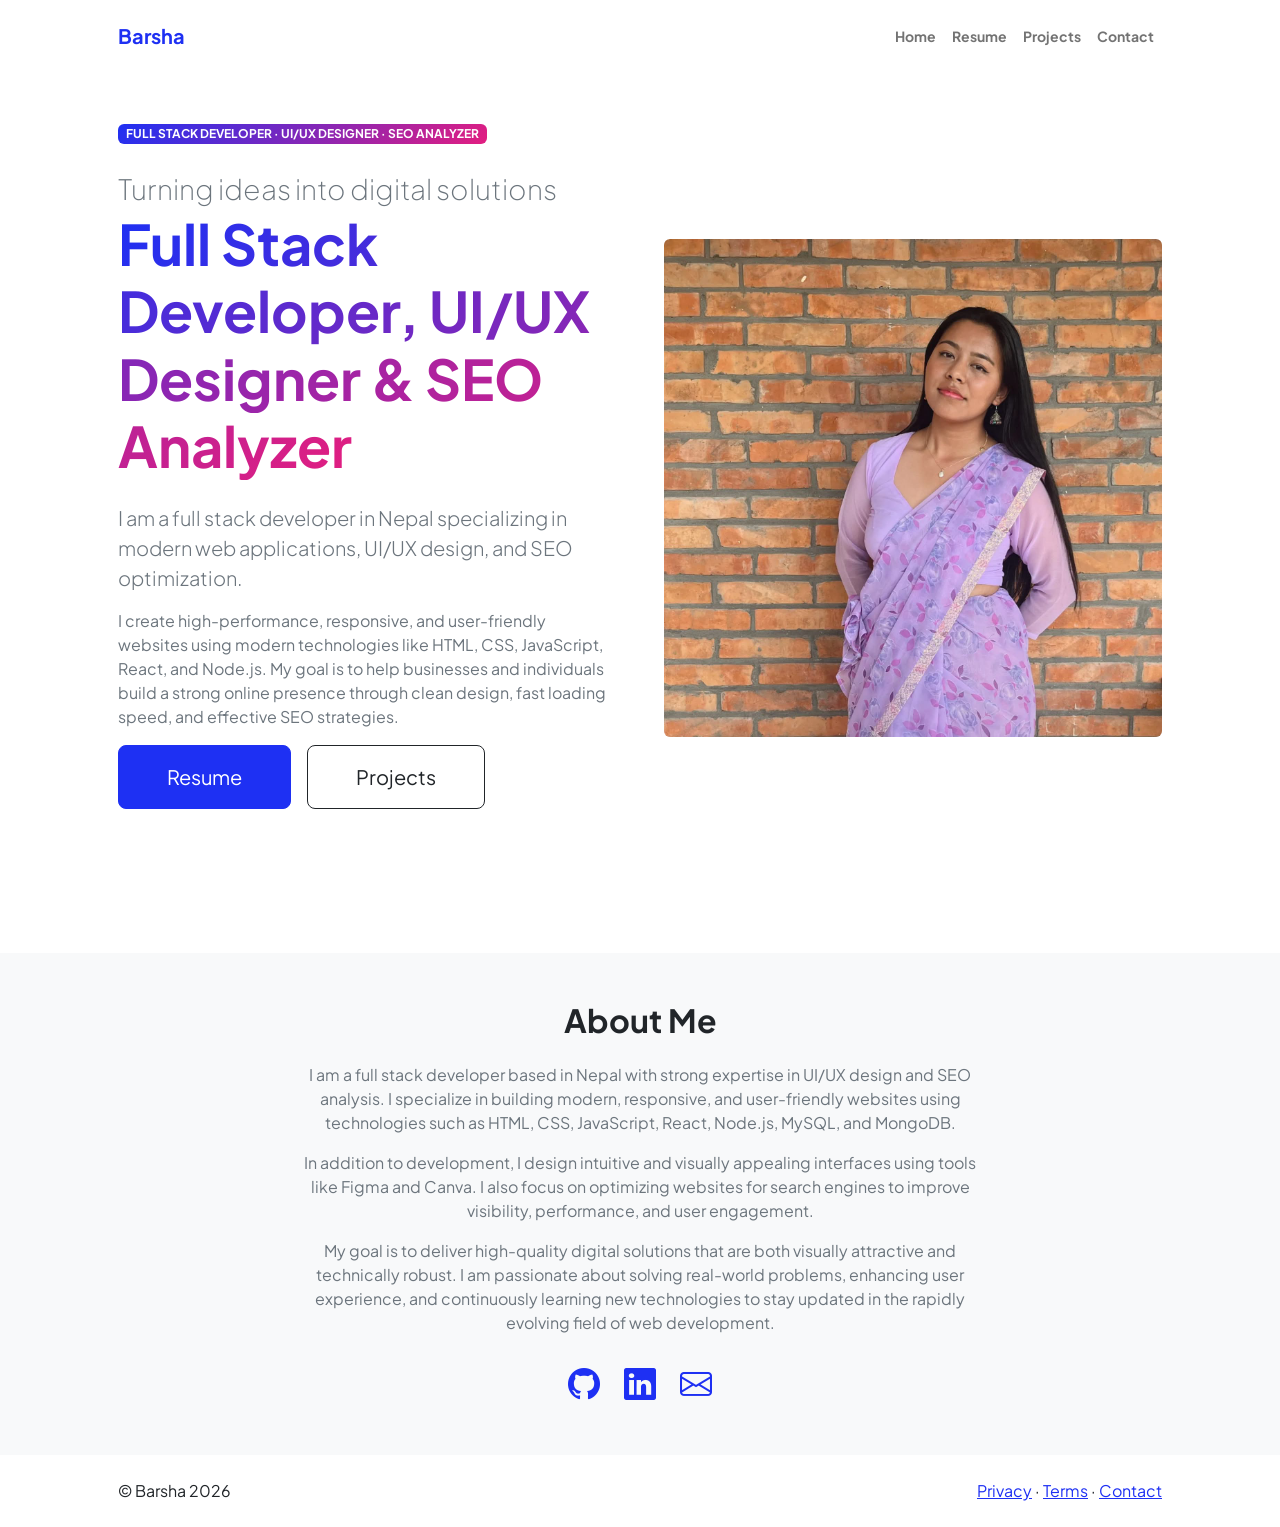
<file: index.html>
<!doctype html>
<html lang="en">
  <head>
    <!-- Google Tag Manager -->
<script>(function(w,d,s,l,i){w[l]=w[l]||[];w[l].push({'gtm.start':
new Date().getTime(),event:'gtm.js'});var f=d.getElementsByTagName(s)[0],
j=d.createElement(s),dl=l!='dataLayer'?'&l='+l:'';j.async=true;j.src=
'https://www.googletagmanager.com/gtm.js?id='+i+dl;f.parentNode.insertBefore(j,f);
})(window,document,'script','dataLayer','GTM-NGS2S9J9');</script>
<!-- End Google Tag Manager -->
    <meta charset="utf-8" />
    <meta name="viewport" content="width=device-width, initial-scale=1" />

    <!-- SEO -->
    <title>
      Barsha Gurung | Full Stack Developer, UI/UX Designer & SEO Analyzer
    </title>

    <meta
      name="description"
      content="Barsha Gurung is a full stack developer, UI/UX designer, and SEO analyzer in Nepal specializing in modern, responsive websites and web applications."
    />

    <meta
      name="keywords"
      content="Full Stack Developer Nepal, UI UX Designer Nepal, SEO Analyzer Nepal, Web Developer Nepal, Frontend Developer, Freelance Developer Nepal"
    />

    <meta name="robots" content="index, follow" />

    <link rel="canonical" href="https://barshagurung.com.np/" />

    <!-- Favicon-->
    <link rel="icon" type="image/x-icon" href="favicon.ico" />

    <!-- Fonts -->
    <link rel="preconnect" href="https://fonts.googleapis.com" />
    <link rel="preconnect" href="https://fonts.gstatic.com" crossorigin />
    <link
      href="https://fonts.googleapis.com/css2?family=Plus+Jakarta+Sans:wght@100;300;400;500;600;700;800;900&display=swap"
      rel="stylesheet"
    />

    <!-- Bootstrap -->
    <link
      href="https://cdn.jsdelivr.net/npm/bootstrap@5.2.3/dist/css/bootstrap.min.css"
      rel="stylesheet"
    />

    <link
      href="https://cdn.jsdelivr.net/npm/bootstrap-icons@1.8.1/font/bootstrap-icons.css"
      rel="stylesheet"
    />

    <link href="styles.css" rel="stylesheet" />
  </head>

  <body class="d-flex flex-column h-100">
    <!-- Google Tag Manager (noscript) -->
<noscript><iframe src="https://www.googletagmanager.com/ns.html?id=GTM-NGS2S9J9"
height="0" width="0" style="display:none;visibility:hidden"></iframe></noscript>
<!-- End Google Tag Manager (noscript) -->
    <!-- NAVBAR -->
    <nav class="navbar navbar-expand-lg navbar-light bg-white py-3">
      <div class="container px-3 px-md-5">
        <a class="navbar-brand" href="/">
          <span class="fw-bolder text-primary">Barsha</span>
        </a>

        <button
          class="navbar-toggler"
          data-bs-toggle="collapse"
          data-bs-target="#navbarSupportedContent"
          aria-label="Toggle navigation"
        >
          <span class="navbar-toggler-icon"></span>
        </button>

        <div class="collapse navbar-collapse" id="navbarSupportedContent">
          <ul
            class="navbar-nav ms-auto mb-2 mb-lg-0 small fw-bolder text-center text-lg-start"
          >
            <li class="nav-item">
              <a class="nav-link" href="/">Home</a>
            </li>
            <li class="nav-item">
              <a class="nav-link" href="resume.html">Resume</a>
            </li>
            <li class="nav-item">
              <a class="nav-link" href="projects.html">Projects</a>
            </li>
            <li class="nav-item">
              <a class="nav-link" href="contact.html">Contact</a>
            </li>
          </ul>
        </div>
      </div>
    </nav>

    <!-- HEADER -->
    <header class="py-5">
      <div class="container px-3 px-md-5 pb-5">
        <div class="row gx-5 align-items-center">
          <div class="col-12 col-lg-6 text-center text-lg-start mb-5">
            <div class="badge bg-gradient-primary-to-secondary text-white mb-4">
              <div class="text-uppercase">
                Full Stack Developer · UI/UX Designer · SEO Analyzer
              </div>
            </div>

            <div class="fs-3 fw-light text-muted">
              Turning ideas into digital solutions
            </div>

            <h1 class="display-4 display-md-3 fw-bolder mb-4">
              <span class="text-gradient d-inline">
                Full Stack Developer, UI/UX Designer & SEO Analyzer
              </span>
            </h1>

            <p class="lead text-muted">
              I am a full stack developer in Nepal specializing in modern web
              applications, UI/UX design, and SEO optimization.
            </p>

            <!-- ✅ Added SEO content -->
            <p class="text-muted">
              I create high-performance, responsive, and user-friendly websites
              using modern technologies like HTML, CSS, JavaScript, React, and
              Node.js. My goal is to help businesses and individuals build a
              strong online presence through clean design, fast loading speed,
              and effective SEO strategies.
            </p>

            <div
              class="d-grid gap-3 d-sm-flex justify-content-sm-center justify-content-lg-start"
            >
              <a class="btn btn-primary btn-lg px-5 py-3" href="resume.html"
                >Resume</a
              >
              <a
                class="btn btn-outline-dark btn-lg px-5 py-3"
                href="projects.html"
                >Projects</a
              >
            </div>
          </div>

          <div class="col-12 col-lg-6 text-center">
            <img
              src="profile.jpeg"
              class="img-fluid rounded"
              alt="Barsha Gurung Full Stack Developer UI UX Designer SEO Analyzer Nepal"
              width="500"
              height="500"
            />
          </div>
        </div>
      </div>
    </header>

    <!-- ABOUT -->
    <section class="bg-light py-5">
      <div class="container px-3 px-md-5">
        <div class="row justify-content-center">
          <div class="col-lg-8 text-center">
            <h2 class="fw-bolder mb-4">About Me</h2>
            <p class="text-muted">
              I am a full stack developer based in Nepal with strong expertise
              in UI/UX design and SEO analysis. I specialize in building modern,
              responsive, and user-friendly websites using technologies such as
              HTML, CSS, JavaScript, React, Node.js, MySQL, and MongoDB.
            </p>

            <p class="text-muted">
              In addition to development, I design intuitive and visually
              appealing interfaces using tools like Figma and Canva. I also
              focus on optimizing websites for search engines to improve
              visibility, performance, and user engagement.
            </p>

            <p class="text-muted">
              My goal is to deliver high-quality digital solutions that are both
              visually attractive and technically robust. I am passionate about
              solving real-world problems, enhancing user experience, and
              continuously learning new technologies to stay updated in the
              rapidly evolving field of web development.
            </p>

            <div class="d-flex justify-content-center fs-2 gap-4 mt-4">
              <a
                href="https://github.com/barsa74"
                target="_blank"
                aria-label="GitHub Profile"
              >
                <i class="bi bi-github"></i>
              </a>
              <a
                href="https://www.linkedin.com/in/barsha-gurung-69b211281/"
                target="_blank"
                aria-label="LinkedIn Profile"
              >
                <i class="bi bi-linkedin"></i>
              </a>
              <a href="mailto:bgurung8467@gmail.com" aria-label="Send Email">
                <i class="bi bi-envelope"></i>
              </a>
            </div>
          </div>
        </div>
      </div>
    </section>

    <!-- FOOTER -->
    <footer class="bg-white py-4 mt-auto">
      <div class="container px-3 px-md-5">
        <div class="d-flex justify-content-between flex-column flex-sm-row">
          <div>© Barsha 2026</div>
          <div>
            <a href="privacy.html">Privacy</a> ·
            <a href="terms.html">Terms</a> ·
            <a href="contact.html">Contact</a>
          </div>
        </div>
      </div>
    </footer>

    <!-- JS -->
    <script src="https://cdn.jsdelivr.net/npm/bootstrap@5.2.3/dist/js/bootstrap.bundle.min.js"></script>
  </body>
</html>
</file>
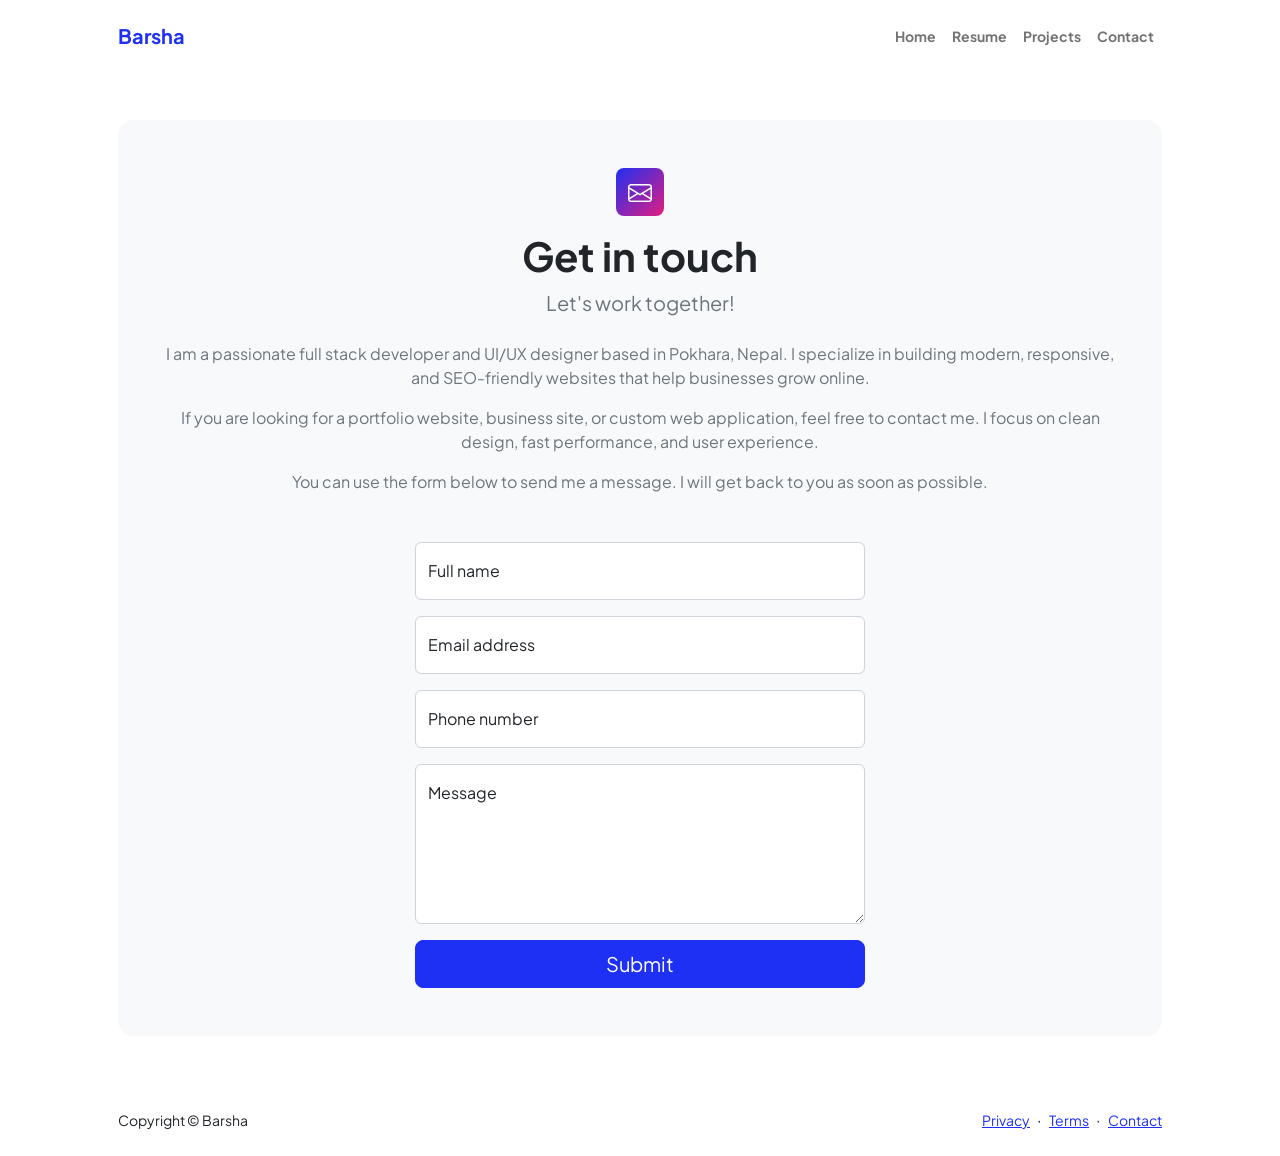
<file: contact.html>
<!doctype html>
<html lang="en">
  <head>
    <!-- Google Tag Manager -->
<script>(function(w,d,s,l,i){w[l]=w[l]||[];w[l].push({'gtm.start':
new Date().getTime(),event:'gtm.js'});var f=d.getElementsByTagName(s)[0],
j=d.createElement(s),dl=l!='dataLayer'?'&l='+l:'';j.async=true;j.src=
'https://www.googletagmanager.com/gtm.js?id='+i+dl;f.parentNode.insertBefore(j,f);
})(window,document,'script','dataLayer','GTM-NGS2S9J9');</script>
<!-- End Google Tag Manager -->
    <meta charset="utf-8" />
    <meta
      name="viewport"
      content="width=device-width, initial-scale=1, shrink-to-fit=no"
    />
    <link rel="canonical" href="https://barshagurung.com.np/contact.html" />
    <meta
      name="description"
      content="Contact Barsha Gurung for web development, UI/UX design, and SEO services in Pokhara, Nepal."
    />
    <meta name="author" content="Barsha" />
    <title>Contact Barsha Gurung | Full Stack Developer in Nepal</title>

    <!-- Open Graph / Facebook -->
    <meta property="og:title" content="Barsha Portfolio - Contact" />
    <meta property="og:description" content="Contact Barsha Gurung for web development, UI/UX design, and SEO services in Pokhara, Nepal." />
    <meta property="og:type" content="website" />
    <meta property="og:url" content="https://barshagurung.com.np/contact.html" />
    <meta property="og:image" content="https://barshagurung.com.np/assets/og-image.png" />

    <script
      type="text/javascript"
      charset="UTF-8"
      src="//cdn.cookie-script.com/s/ef7d25a4056b3e4a86f50390a30baa1f.js"
    ></script>

    <link rel="icon" type="image/x-icon" href="favicon.ico" />

    <link rel="preconnect" href="https://fonts.googleapis.com" />
    <link rel="preconnect" href="https://fonts.gstatic.com" crossorigin />

    <link
      href="https://fonts.googleapis.com/css2?family=Plus+Jakarta+Sans:wght@100;200;300;400;500;600;700;800;900&display=swap"
      rel="stylesheet"
    />

    <link
      href="https://cdn.jsdelivr.net/npm/bootstrap-icons@1.8.1/font/bootstrap-icons.css"
      rel="stylesheet"
    />

    <link href="styles.css" rel="stylesheet" />
  </head>

  <body class="d-flex flex-column">
  <!-- Google Tag Manager (noscript) -->
<noscript><iframe src="https://www.googletagmanager.com/ns.html?id=GTM-NGS2S9J9"
height="0" width="0" style="display:none;visibility:hidden"></iframe></noscript>
<!-- End Google Tag Manager (noscript) -->
    <main class="flex-shrink-0">

      <!-- Navigation -->
      <nav class="navbar navbar-expand-lg navbar-light bg-white py-3">
        <div class="container px-5">
          <a class="navbar-brand" href="index.html">
            <span class="fw-bolder text-primary">Barsha</span>
          </a>

          <button
            class="navbar-toggler"
            type="button"
            data-bs-toggle="collapse"
            data-bs-target="#navbarSupportedContent"
            aria-label="Toggle navigation"
          >
            <span class="navbar-toggler-icon"></span>
          </button>

          <div class="collapse navbar-collapse" id="navbarSupportedContent">
            <ul class="navbar-nav ms-auto mb-2 mb-lg-0 small fw-bolder">
              <li class="nav-item"><a class="nav-link" href="/">Home</a></li>
              <li class="nav-item"><a class="nav-link" href="resume.html">Resume</a></li>
              <li class="nav-item"><a class="nav-link" href="projects.html">Projects</a></li>
              <li class="nav-item"><a class="nav-link" href="contact.html">Contact</a></li>
            </ul>
          </div>
        </div>
      </nav>

      <!-- Page content -->
      <section class="py-5">
        <div class="container px-5">

          <div class="bg-light rounded-4 py-5 px-4 px-md-5">

            <div class="text-center mb-5">
              <div
                class="feature bg-primary bg-gradient-primary-to-secondary text-white rounded-3 mb-3"
              >
                <i class="bi bi-envelope"></i>
              </div>

              <h1 class="fw-bolder">Get in touch</h1>
              <p class="lead fw-normal text-muted mb-0">Let's work together!</p>

              <!-- ✅ SEO content -->
              <div class="mt-4 text-muted">
                <p>
                  I am a passionate full stack developer and UI/UX designer based in Pokhara, Nepal.
                  I specialize in building modern, responsive, and SEO-friendly websites that help
                  businesses grow online.
                </p>
                <p>
                  If you are looking for a portfolio website, business site, or custom web application,
                  feel free to contact me. I focus on clean design, fast performance, and user experience.
                </p>
                <p>
                  You can use the form below to send me a message. I will get back to you as soon as possible.
                </p>
              </div>
            </div>

            <div class="row gx-5 justify-content-center">
              <div class="col-lg-8 col-xl-6">

                <form id="contactForm" data-sb-form-api-token="API_TOKEN">

                  <div class="form-floating mb-3">
                    <input class="form-control" id="name" type="text" placeholder="Enter your name..." required />
                    <label for="name">Full name</label>
                  </div>

                  <div class="form-floating mb-3">
                    <input class="form-control" id="email" type="email" placeholder="name@example.com" required />
                    <label for="email">Email address</label>
                  </div>

                  <div class="form-floating mb-3">
                    <input class="form-control" id="phone" type="tel" placeholder="Phone number" required />
                    <label for="phone">Phone number</label>
                  </div>

                  <div class="form-floating mb-3">
                    <textarea
                      class="form-control"
                      id="message"
                      placeholder="Enter your message here..."
                      style="height: 10rem"
                      required
                    ></textarea>
                    <label for="message">Message</label>
                  </div>

                  <div class="d-grid">
                    <button class="btn btn-primary btn-lg" type="submit">
                      Submit
                    </button>
                  </div>

                </form>

              </div>
            </div>

          </div>
        </div>
      </section>

    </main>

    <!-- Footer -->
    <footer class="bg-white py-4 mt-auto">
      <div class="container px-5">
        <div class="row align-items-center justify-content-between flex-column flex-sm-row">
          <div class="col-auto">
            <div class="small m-0">Copyright &copy; Barsha</div>
          </div>

          <div class="col-auto">
            <a class="small" href="privacy.html">Privacy</a>
            <span class="mx-1">&middot;</span>
            <a class="small" href="terms.html">Terms</a>
            <span class="mx-1">&middot;</span>
            <a class="small" href="contact.html">Contact</a>
          </div>
        </div>
      </div>
    </footer>

    <script src="https://cdn.jsdelivr.net/npm/bootstrap@5.2.3/dist/js/bootstrap.bundle.min.js"></script>
    <script src="scripts.js"></script>

  </body>
</html>
</file>
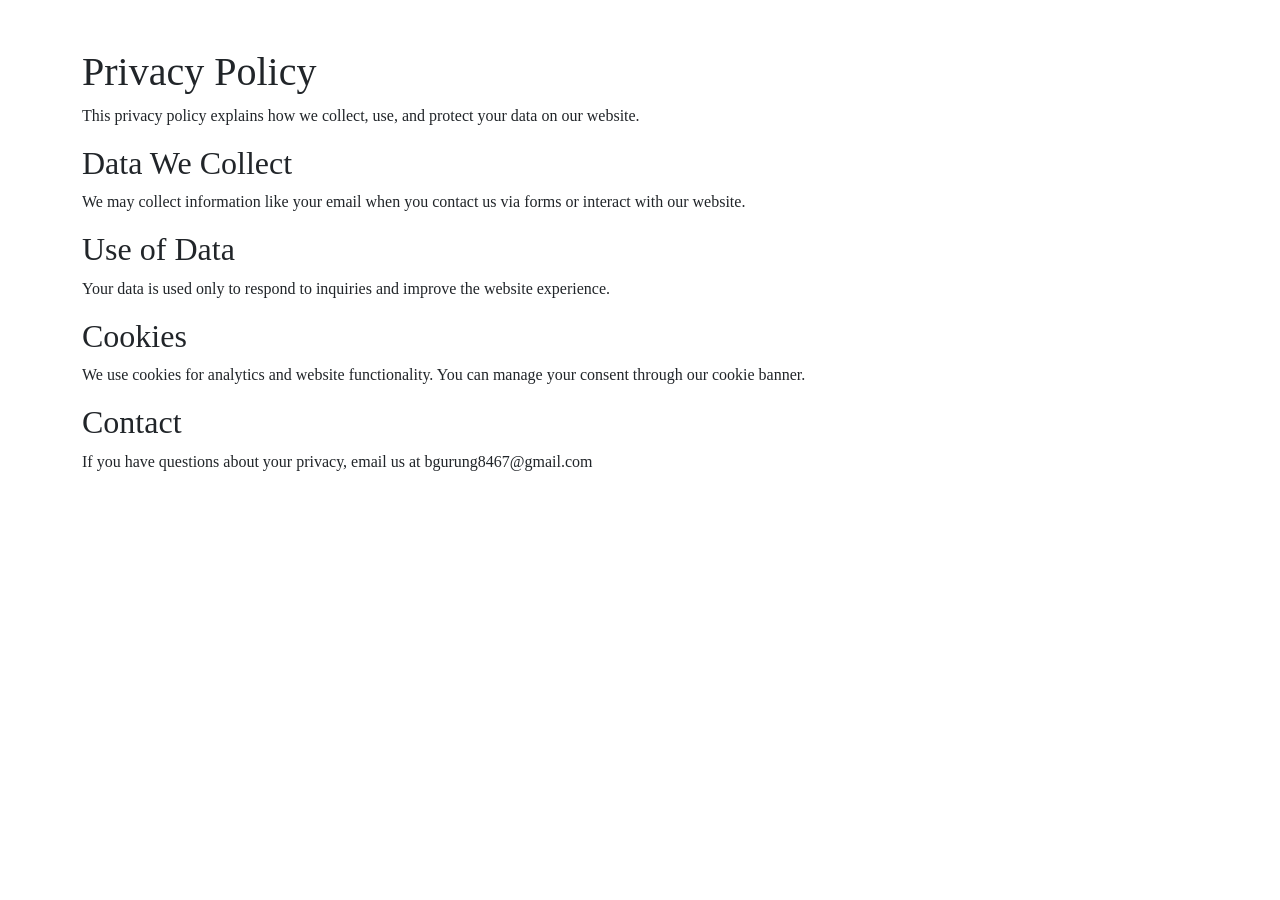
<file: privacy.html>
<!doctype html>
<html lang="en">
  <head>
    <meta charset="UTF-8" />
    <meta name="viewport" content="width=device-width, initial-scale=1.0" />
    <title>Privacy Policy</title>
    <link rel="stylesheet" href="styles.css" />
  </head>
  <body>
    <div class="container py-5">
      <h1>Privacy Policy</h1>
      <p>
        This privacy policy explains how we collect, use, and protect your data
        on our website.
      </p>

      <h2>Data We Collect</h2>
      <p>
        We may collect information like your email when you contact us via forms
        or interact with our website.
      </p>

      <h2>Use of Data</h2>
      <p>
        Your data is used only to respond to inquiries and improve the website
        experience.
      </p>

      <h2>Cookies</h2>
      <p>
        We use cookies for analytics and website functionality. You can manage
        your consent through our cookie banner.
      </p>

      <h2>Contact</h2>
      <p>
        If you have questions about your privacy, email us at
        bgurung8467@gmail.com
      </p>
    </div>
  </body>
</html>
</file>
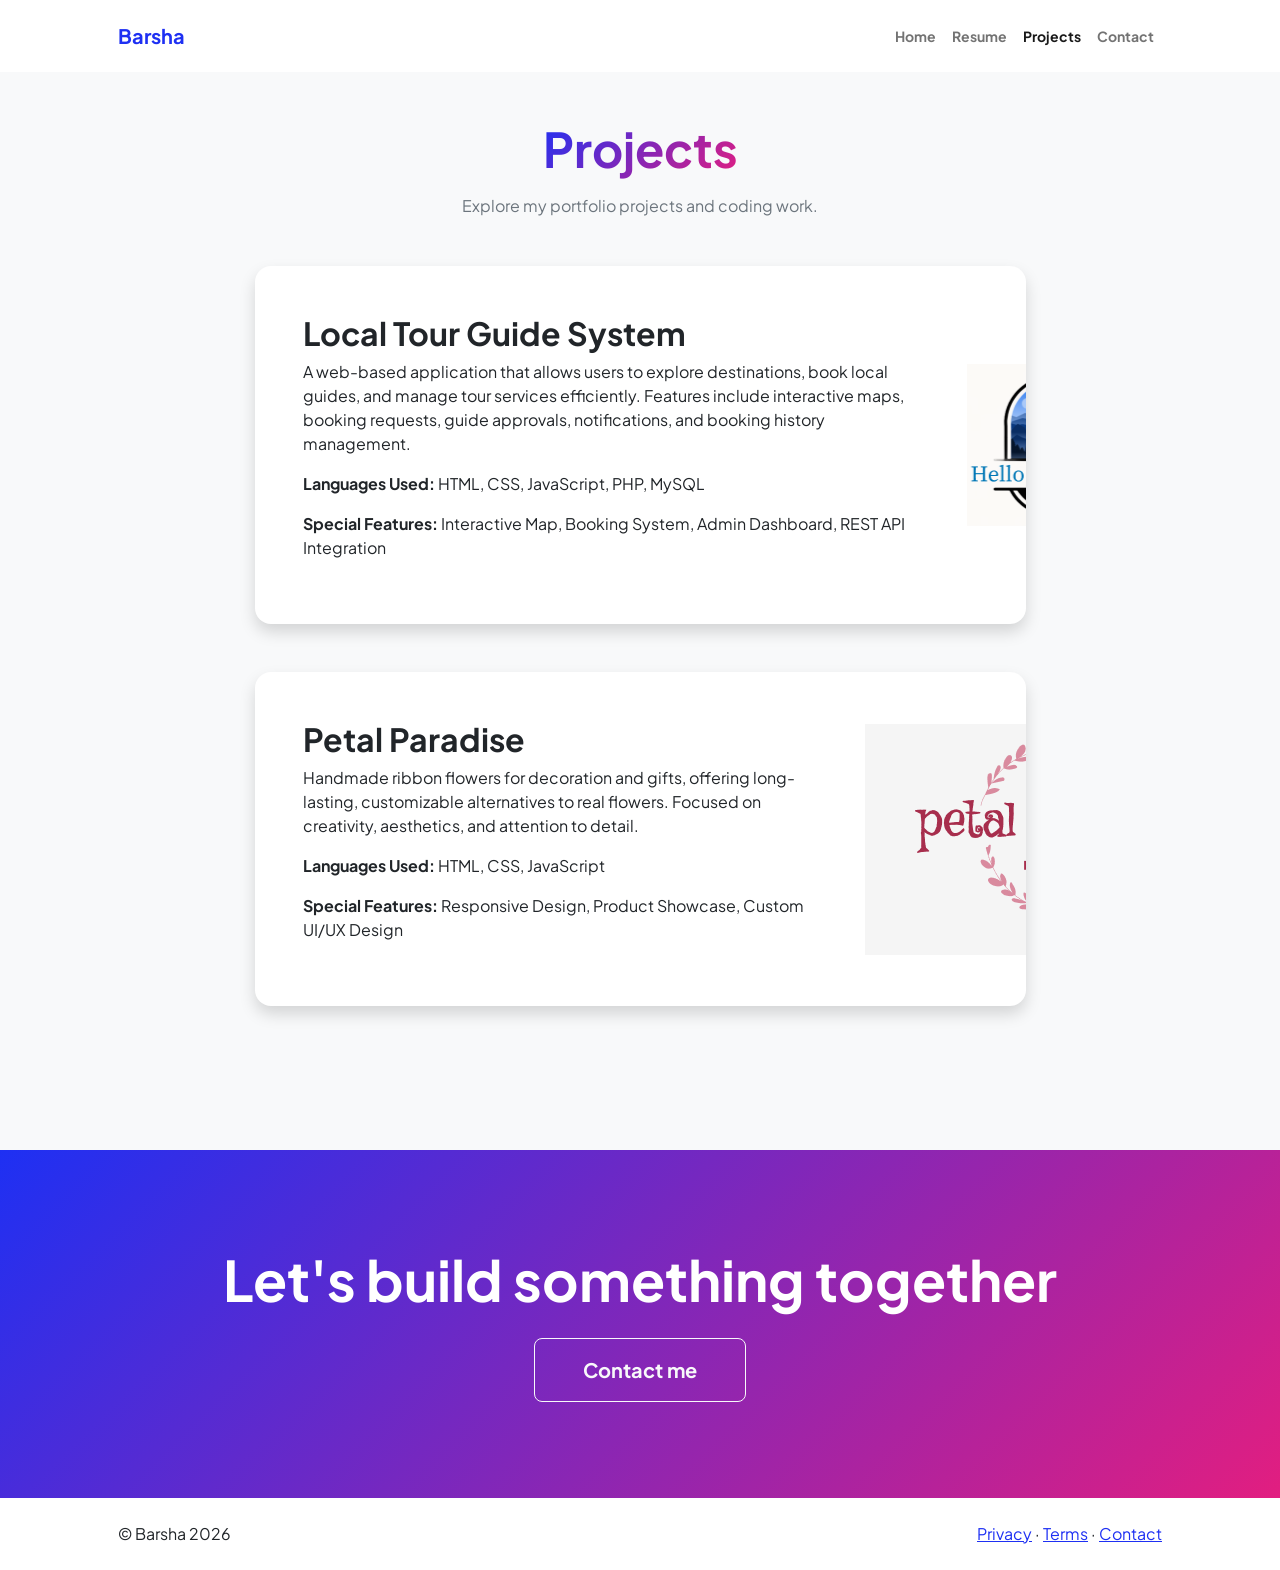
<file: projects.html>
<!doctype html>
<html lang="en">
  <head>
    <!-- Google Tag Manager -->
<script>(function(w,d,s,l,i){w[l]=w[l]||[];w[l].push({'gtm.start':
new Date().getTime(),event:'gtm.js'});var f=d.getElementsByTagName(s)[0],
j=d.createElement(s),dl=l!='dataLayer'?'&l='+l:'';j.async=true;j.src=
'https://www.googletagmanager.com/gtm.js?id='+i+dl;f.parentNode.insertBefore(j,f);
})(window,document,'script','dataLayer','GTM-NGS2S9J9');</script>
<!-- End Google Tag Manager -->
    <meta charset="utf-8" />
    <meta name="viewport" content="width=device-width, initial-scale=1, shrink-to-fit=no" />
    <link rel="canonical" href="https://barshagurung.com.np/projects.html" />
    <meta name="description" content="Portfolio projects of Barsha Gurung, Full Stack Developer, UI/UX Designer & SEO Analyzer. Explore Local Tour Guide System and Petal Paradise projects." />
    <meta name="author" content="Barsha Gurung" />
    <title>Barsha Portfolio - Projects</title>

    <!-- Favicon -->
    <link rel="icon" type="image/x-icon" href="favicon.ico" />

    <!-- Fonts -->
    <link rel="preconnect" href="https://fonts.googleapis.com" />
    <link rel="preconnect" href="https://fonts.gstatic.com" crossorigin />
    <link href="https://fonts.googleapis.com/css2?family=Plus+Jakarta+Sans:wght@100;200;300;400;500;600;700;800;900&display=swap" rel="stylesheet" />

    <!-- Bootstrap + Icons -->
    <link href="https://cdn.jsdelivr.net/npm/bootstrap@5.2.3/dist/css/bootstrap.min.css" rel="stylesheet" />
    <link href="https://cdn.jsdelivr.net/npm/bootstrap-icons@1.8.1/font/bootstrap-icons.css" rel="stylesheet" />

    <!-- Custom Styles -->
    <link href="styles.css" rel="stylesheet" />

    <!-- Hover effect CSS -->
    <style>
      .img-wrapper { position: relative; overflow: hidden; }
      .img-wrapper img { transition: transform 0.3s ease; }
      .img-overlay { position: absolute; top: 0; left: 0; width: 100%; height: 100%; background: rgba(0,0,0,0.6); display: flex; justify-content: center; align-items: center; opacity: 0; transition: 0.3s ease; }
      .img-overlay a { color: #fff; border: 2px solid #fff; padding: 8px 16px; text-decoration: none; border-radius: 5px; font-weight: bold; }
      .img-wrapper:hover img { transform: scale(1.1); }
      .img-wrapper:hover .img-overlay { opacity: 1; }
      @media (max-width: 768px) { .card-body .d-flex { flex-direction: column !important; text-align: center; } }
    </style>

  
  </head>

  <body class="d-flex flex-column h-100 bg-light">
    <!-- Google Tag Manager (noscript) -->
<noscript><iframe src="https://www.googletagmanager.com/ns.html?id=GTM-NGS2S9J9"
height="0" width="0" style="display:none;visibility:hidden"></iframe></noscript>
<!-- End Google Tag Manager (noscript) -->
    <main class="flex-shrink-0">
      <!-- Navbar -->
      <nav class="navbar navbar-expand-lg navbar-light bg-white py-3">
        <div class="container px-5">
          <a class="navbar-brand" href="index.html"><span class="fw-bolder text-primary">Barsha</span></a>
          <button class="navbar-toggler" type="button" data-bs-toggle="collapse" data-bs-target="#navbarSupportedContent">
            <span class="navbar-toggler-icon"></span>
          </button>
          <div class="collapse navbar-collapse" id="navbarSupportedContent">
            <ul class="navbar-nav ms-auto mb-2 mb-lg-0 small fw-bolder">
              <li class="nav-item"><a class="nav-link" href="/">Home</a></li>
              <li class="nav-item"><a class="nav-link" href="resume.html">Resume</a></li>
              <li class="nav-item"><a class="nav-link active" href="projects.html">Projects</a></li>
              <li class="nav-item"><a class="nav-link" href="contact.html">Contact</a></li>
            </ul>
          </div>
        </div>
      </nav>

      <!-- Projects Section -->
      <section class="py-5">
        <div class="container px-5 mb-5">
          <div class="text-center mb-5">
            <h1 class="display-5 fw-bolder mb-0"><span class="text-gradient d-inline">Projects</span></h1>
            <p class="text-muted mt-3">Explore my portfolio projects and coding work.</p>
          </div>

          <div class="row gx-5 justify-content-center">
            <div class="col-lg-11 col-xl-9 col-xxl-8">

              <!-- Project Card 1 -->
              <div class="card overflow-hidden shadow rounded-4 border-0 mb-5">
                <div class="card-body p-0">
                  <div class="d-flex align-items-center flex-column flex-md-row">
                    <div class="p-5">
                      <h2 class="fw-bolder">Local Tour Guide System</h2>
                      <p>
                        A web-based application that allows users to explore destinations, book local guides, and manage tour services efficiently.
                        Features include interactive maps, booking requests, guide approvals, notifications, and booking history management.
                      </p>

                      <!-- ✅ Added SEO content -->
                      <p><strong>Languages Used:</strong> HTML, CSS, JavaScript, PHP, MySQL</p>
                      <p><strong>Special Features:</strong> Interactive Map, Booking System, Admin Dashboard, REST API Integration</p>
                    </div>

                    <div class="img-wrapper">
                      <img src="local.png" alt="Local Tour Guide System web app with interactive map and booking system">
                      <div class="img-overlay">
                        <a href="https://github.com/jamunamagar123/localguide" target="_blank" rel="noopener noreferrer">View on GitHub</a>
                      </div>
                    </div>
                  </div>
                </div>
              </div>

              <!-- Project Card 2 -->
              <div class="card overflow-hidden shadow rounded-4 border-0 mb-5">
                <div class="card-body p-0">
                  <div class="d-flex align-items-center flex-column flex-md-row">
                    <div class="p-5">
                      <h2 class="fw-bolder">Petal Paradise</h2>
                      <p>
                        Handmade ribbon flowers for decoration and gifts, offering long-lasting, customizable alternatives to real flowers.
                        Focused on creativity, aesthetics, and attention to detail.
                      </p>

                      <!-- ✅ Added SEO content -->
                      <p><strong>Languages Used:</strong> HTML, CSS, JavaScript</p>
                      <p><strong>Special Features:</strong> Responsive Design, Product Showcase, Custom UI/UX Design</p>
                    </div>

                    <div class="img-wrapper">
                      <img src="petal.png" alt="Petal Paradise ribbon flowers product showcase">
                      <div class="img-overlay">
                        <a href="https://github.com/Barsha484" target="_blank" rel="noopener noreferrer">View on GitHub</a>
                      </div>
                    </div>
                  </div>
                </div>
              </div>

            </div>
          </div>
        </div>
      </section>

      <!-- CTA -->
      <section class="py-5 bg-gradient-primary-to-secondary text-white">
        <div class="container px-5 my-5 text-center">
          <h2 class="display-4 fw-bolder mb-4">Let's build something together</h2>
          <a class="btn btn-outline-light btn-lg px-5 py-3 fw-bolder" href="contact.html">Contact me</a>
        </div>
      </section>
    </main>

    <!-- Footer -->
    <footer class="bg-white py-4 mt-auto">
      <div class="container px-5">
        <div class="d-flex justify-content-between flex-column flex-sm-row">
          <div>© Barsha 2026</div>
          <div>
            <a href="privacy.html">Privacy</a> ·
            <a href="terms.html">Terms</a> ·
            <a href="contact.html">Contact</a>
          </div>
        </div>
      </div>
    </footer>

    <!-- JS -->
    <script src="https://cdn.jsdelivr.net/npm/bootstrap@5.2.3/dist/js/bootstrap.bundle.min.js"></script>
    <script src="scripts.js"></script>
  </body>
</html>
</file>
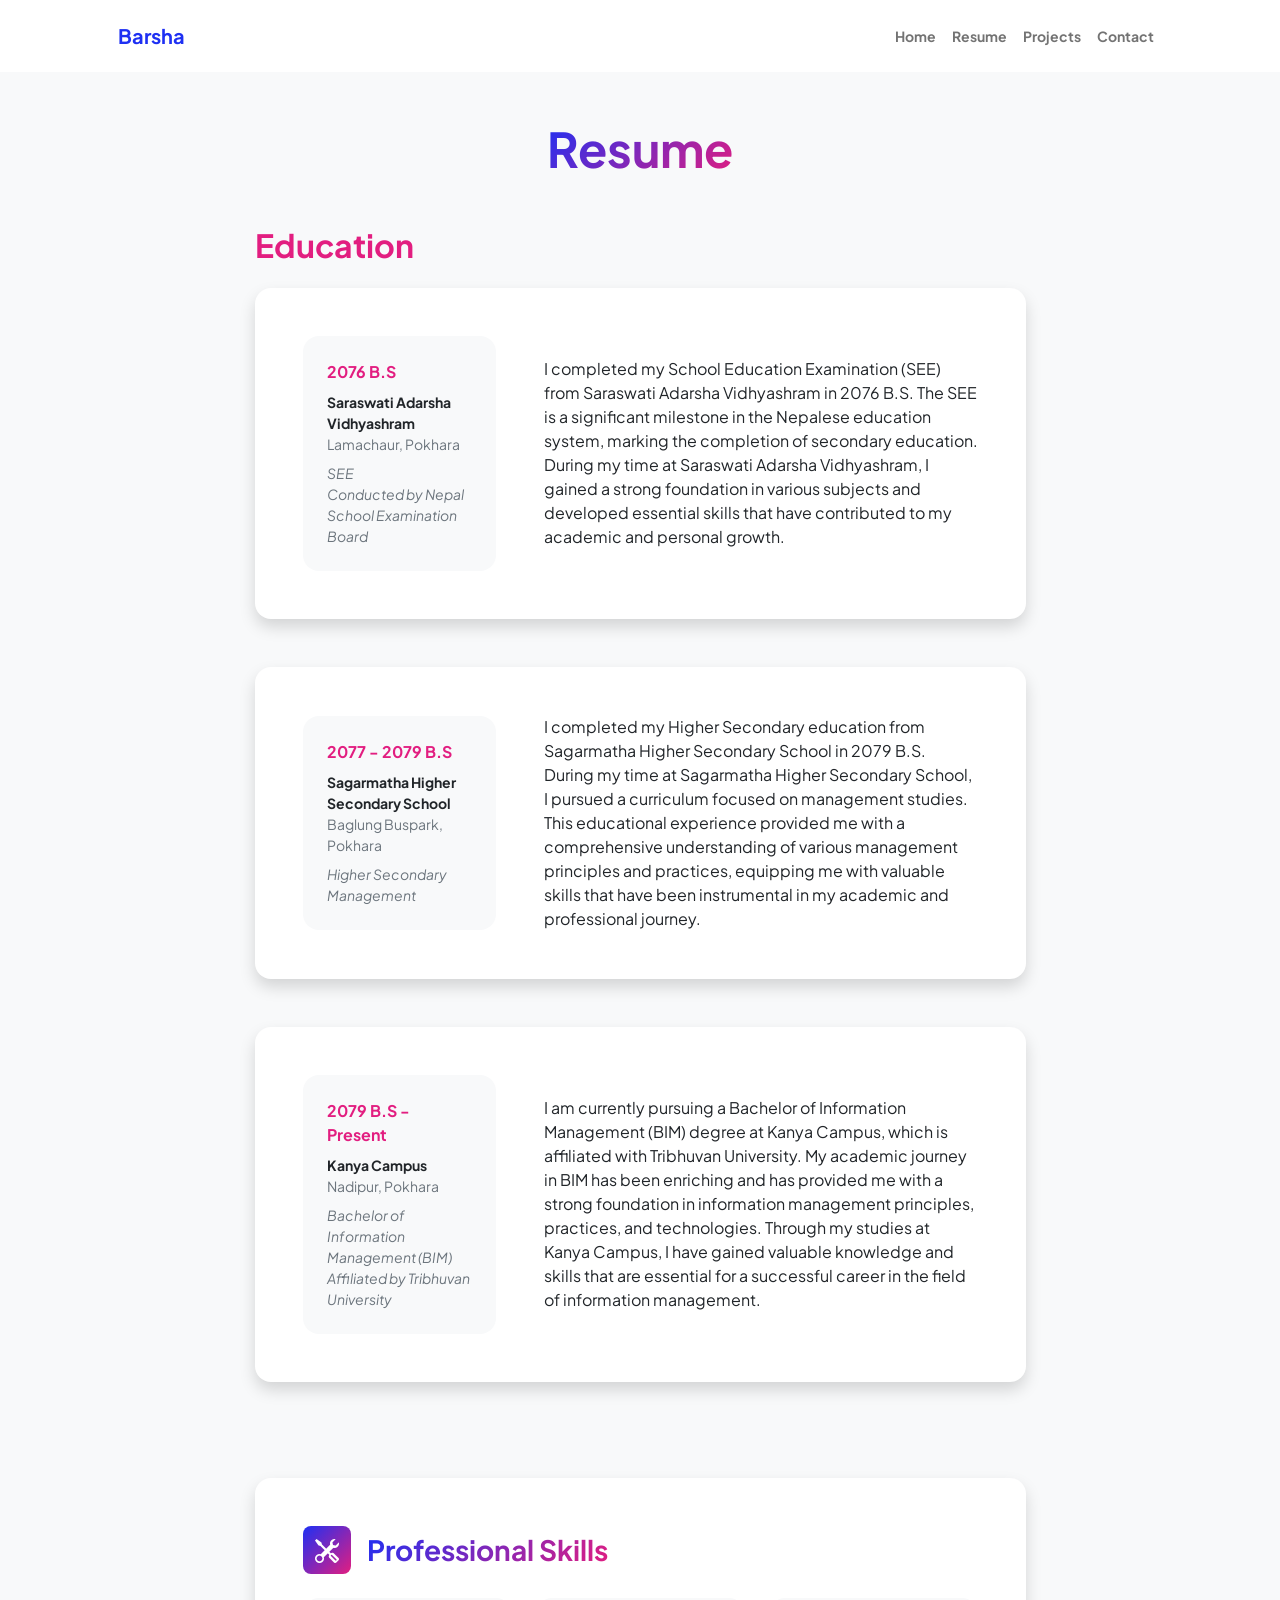
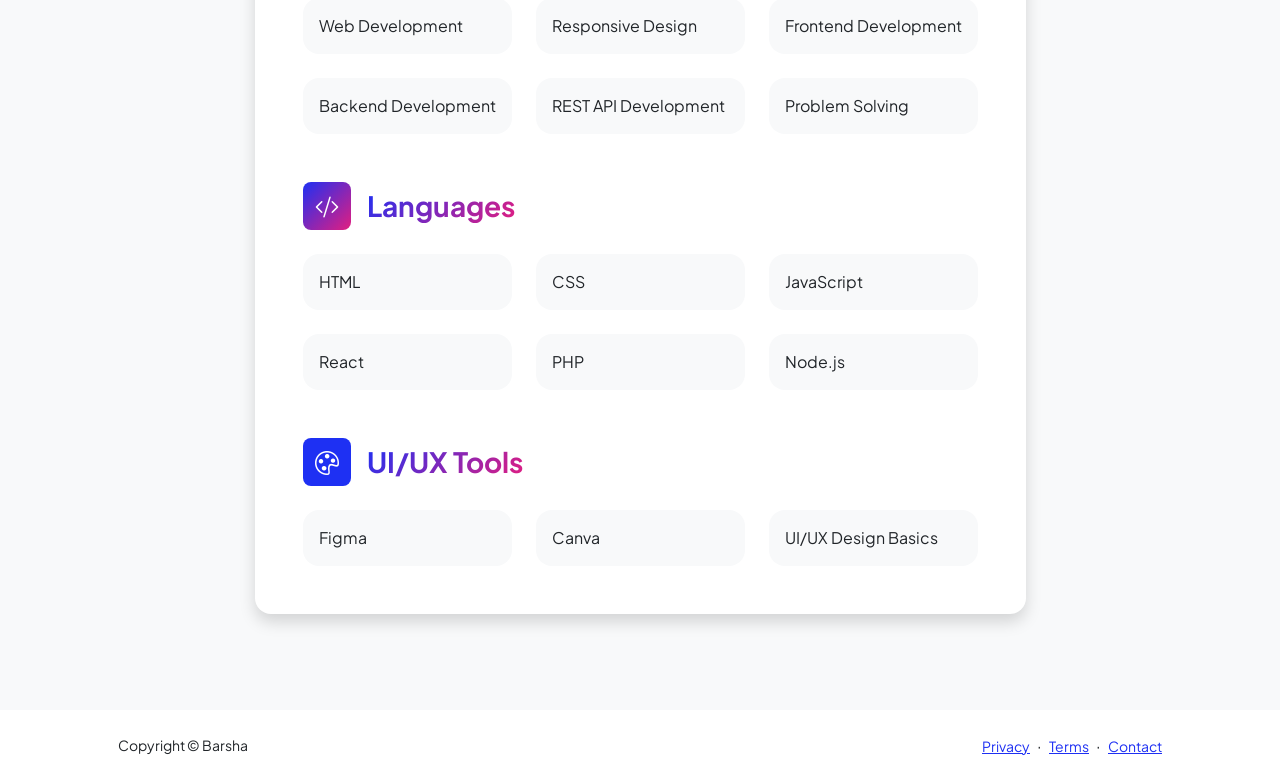
<file: resume.html>
<!doctype html>
<html lang="en">
  <head>
    <!-- Google Tag Manager -->
<script>(function(w,d,s,l,i){w[l]=w[l]||[];w[l].push({'gtm.start':
new Date().getTime(),event:'gtm.js'});var f=d.getElementsByTagName(s)[0],
j=d.createElement(s),dl=l!='dataLayer'?'&l='+l:'';j.async=true;j.src=
'https://www.googletagmanager.com/gtm.js?id='+i+dl;f.parentNode.insertBefore(j,f);
})(window,document,'script','dataLayer','GTM-NGS2S9J9');</script>
<!-- End Google Tag Manager -->
    <meta charset="utf-8" />
    <meta
      name="viewport"
      content="width=device-width, initial-scale=1, shrink-to-fit=no"
    />
    <meta name="keywords" content="Barsha Gurung, web developer Nepal, full stack developer, UI UX designer, PHP projects, JavaScript projects, MySQL projects, portfolio projects, Local Tour Guide System, Petal Paradise, frontend developer, backend developer, responsive web design">
    <meta
      name="description"
      content="Contact information for Barsha Portfolio"
    />
    <meta name="author" content="Barsha" />
    <title>Barsha Gurung Resume | Full Stack Developer in Nepal</title>
    <script
      type="text/javascript"
      charset="UTF-8"
      src="//cdn.cookie-script.com/s/ef7d25a4056b3e4a86f50390a30baa1f.js"
    ></script>
    <!-- Favicon-->
    <link rel="icon" type="image/x-icon" href="favicon.ico" />
    <!-- Custom Google font-->
    <link rel="preconnect" href="https://fonts.googleapis.com" />
    <link rel="preconnect" href="https://fonts.gstatic.com" crossorigin />
    <link
      href="https://fonts.googleapis.com/css2?family=Plus+Jakarta+Sans:wght@100;200;300;400;500;600;700;800;900&amp;display=swap"
      rel="stylesheet"
    />
    <!-- Bootstrap icons-->
    <link
      href="https://cdn.jsdelivr.net/npm/bootstrap-icons@1.8.1/font/bootstrap-icons.css"
      rel="stylesheet"
    />
    <!-- Core theme CSS (includes Bootstrap)-->
    <link href="styles.css" rel="stylesheet" />
  </head>
  <body class="d-flex flex-column h-100 bg-light">
    <!-- Google Tag Manager (noscript) -->
<noscript><iframe src="https://www.googletagmanager.com/ns.html?id=GTM-NGS2S9J9"
height="0" width="0" style="display:none;visibility:hidden"></iframe></noscript>
<!-- End Google Tag Manager (noscript) -->
    <main class="flex-shrink-0">
      <!-- Navigation-->
      <nav class="navbar navbar-expand-lg navbar-light bg-white py-3">
        <div class="container px-5">
          <a class="navbar-brand" href="index.html"
            ><span class="fw-bolder text-primary">Barsha</span></a
          >
          <button
            class="navbar-toggler"
            type="button"
            data-bs-toggle="collapse"
            data-bs-target="#navbarSupportedContent"
            aria-controls="navbarSupportedContent"
            aria-expanded="false"
            aria-label="Toggle navigation"
          >
            <span class="navbar-toggler-icon"></span>
          </button>
          <div class="collapse navbar-collapse" id="navbarSupportedContent">
            <ul class="navbar-nav ms-auto mb-2 mb-lg-0 small fw-bolder">
              <li class="nav-item">
                <a class="nav-link" href="/">Home</a>
              </li>
              <li class="nav-item">
                <a class="nav-link" href="resume.html">Resume</a>
              </li>
              <li class="nav-item">
                <a class="nav-link" href="projects.html">Projects</a>
              </li>
              <li class="nav-item">
                <a class="nav-link" href="contact.html">Contact</a>
              </li>
            </ul>
          </div>
        </div>
      </nav>
      <!-- Page Content-->
      <div class="container px-5 my-5">
        <div class="text-center mb-5">
          <h1 class="display-5 fw-bolder mb-0">
            <span class="text-gradient d-inline">Resume</span>
          </h1>
        </div>
        <div class="row gx-5 justify-content-center">
          <div class="col-lg-11 col-xl-9 col-xxl-8">
            <!-- Education Section-->
            <section>
              <h2 class="text-secondary fw-bolder mb-4">Education</h2>
              <!-- Education Card 1-->
              <div class="card shadow border-0 rounded-4 mb-5">
                <div class="card-body p-5">
                  <div class="row align-items-center gx-5">
                    <div class="col text-center text-lg-start mb-4 mb-lg-0">
                      <div class="bg-light p-4 rounded-4">
                        <div class="text-secondary fw-bolder mb-2">
                          2076 B.S
                        </div>
                        <div class="mb-2">
                          <div class="small fw-bolder">
                            Saraswati Adarsha Vidhyashram
                          </div>
                          <div class="small text-muted">Lamachaur, Pokhara</div>
                        </div>
                        <div class="fst-italic">
                          <div class="small text-muted">SEE</div>
                          <div class="small text-muted">
                            Conducted by Nepal School Examination Board
                          </div>
                        </div>
                      </div>
                    </div>
                    <div class="col-lg-8">
                      <div>
                        I completed my School Education Examination (SEE) from
                        Saraswati Adarsha Vidhyashram in 2076 B.S. The SEE is a
                        significant milestone in the Nepalese education system,
                        marking the completion of secondary education. During my
                        time at Saraswati Adarsha Vidhyashram, I gained a strong
                        foundation in various subjects and developed essential
                        skills that have contributed to my academic and personal
                        growth.
                      </div>
                    </div>
                  </div>
                </div>
              </div>
              <!-- Education Card 2-->
              <div class="card shadow border-0 rounded-4 mb-5">
                <div class="card-body p-5">
                  <div class="row align-items-center gx-5">
                    <div class="col text-center text-lg-start mb-4 mb-lg-0">
                      <div class="bg-light p-4 rounded-4">
                        <div class="text-secondary fw-bolder mb-2">
                          2077 - 2079 B.S
                        </div>
                        <div class="mb-2">
                          <div class="small fw-bolder">
                            Sagarmatha Higher Secondary School
                          </div>
                          <div class="small text-muted">
                            Baglung Buspark, Pokhara
                          </div>
                        </div>
                        <div class="fst-italic">
                          <div class="small text-muted">Higher Secondary</div>
                          <div class="small text-muted">Management</div>
                        </div>
                      </div>
                    </div>
                    <div class="col-lg-8">
                      <div>
                        I completed my Higher Secondary education from
                        Sagarmatha Higher Secondary School in 2079 B.S. During
                        my time at Sagarmatha Higher Secondary School, I pursued
                        a curriculum focused on management studies. This
                        educational experience provided me with a comprehensive
                        understanding of various management principles and
                        practices, equipping me with valuable skills that have
                        been instrumental in my academic and professional
                        journey.
                      </div>
                    </div>
                  </div>
                </div>
              </div>
              <!-- Education Card 3-->
              <div class="card shadow border-0 rounded-4 mb-5">
                <div class="card-body p-5">
                  <div class="row align-items-center gx-5">
                    <div class="col text-center text-lg-start mb-4 mb-lg-0">
                      <div class="bg-light p-4 rounded-4">
                        <div class="text-secondary fw-bolder mb-2">
                          2079 B.S - Present
                        </div>
                        <div class="mb-2">
                          <div class="small fw-bolder">Kanya Campus</div>
                          <div class="small text-muted">Nadipur, Pokhara</div>
                        </div>
                        <div class="fst-italic">
                          <div class="small text-muted">
                            Bachelor of Information Management (BIM)
                          </div>
                          <div class="small text-muted">
                            Affiliated by Tribhuvan University
                          </div>
                        </div>
                      </div>
                    </div>
                    <div class="col-lg-8">
                      <div>
                        I am currently pursuing a Bachelor of Information
                        Management (BIM) degree at Kanya Campus, which is
                        affiliated with Tribhuvan University. My academic
                        journey in BIM has been enriching and has provided me
                        with a strong foundation in information management
                        principles, practices, and technologies. Through my
                        studies at Kanya Campus, I have gained valuable
                        knowledge and skills that are essential for a successful
                        career in the field of information management.
                      </div>
                    </div>
                  </div>
                </div>
              </div>
            </section>
            <!-- Divider-->
            <div class="pb-5"></div>
            <!-- Skills Section-->
            <section>
              <!-- Skillset Card-->
              <div class="card shadow border-0 rounded-4 mb-5">
                <div class="card-body p-5">
                  <!-- Professional skills list-->
                  <div class="mb-5">
                    <div class="d-flex align-items-center mb-4">
                      <div
                        class="feature bg-primary bg-gradient-primary-to-secondary text-white rounded-3 me-3"
                      >
                        <i class="bi bi-tools"></i>
                      </div>
                      <h3 class="fw-bolder mb-0">
                        <span class="text-gradient d-inline"
                          >Professional Skills</span
                        >
                      </h3>
                    </div>
                    <div class="row row-cols-1 row-cols-md-3 mb-4">
                      <div class="col mb-4 mb-md-0">
                        <div
                          class="d-flex align-items-center bg-light rounded-4 p-3 h-100"
                        >
                          Web Development
                        </div>
                      </div>
                      <div class="col mb-4 mb-md-0">
                        <div
                          class="d-flex align-items-center bg-light rounded-4 p-3 h-100"
                        >
                          Responsive Design
                        </div>
                      </div>
                      <div class="col">
                        <div
                          class="d-flex align-items-center bg-light rounded-4 p-3 h-100"
                        >
                          Frontend Development
                        </div>
                      </div>
                    </div>

                    <div class="row row-cols-1 row-cols-md-3">
                      <div class="col mb-4 mb-md-0">
                        <div
                          class="d-flex align-items-center bg-light rounded-4 p-3 h-100"
                        >
                          Backend Development
                        </div>
                      </div>
                      <div class="col mb-4 mb-md-0">
                        <div
                          class="d-flex align-items-center bg-light rounded-4 p-3 h-100"
                        >
                          REST API Development
                        </div>
                      </div>
                      <div class="col">
                        <div
                          class="d-flex align-items-center bg-light rounded-4 p-3 h-100"
                        >
                          Problem Solving
                        </div>
                      </div>
                    </div>
                  </div>
                  <!-- Languages list-->
                  <div class="mb-0">
                    <div class="d-flex align-items-center mb-4">
                      <div
                        class="feature bg-primary bg-gradient-primary-to-secondary text-white rounded-3 me-3"
                      >
                        <i class="bi bi-code-slash"></i>
                      </div>
                      <h3 class="fw-bolder mb-0">
                        <span class="text-gradient d-inline">Languages</span>
                      </h3>
                    </div>
                    <div class="row row-cols-1 row-cols-md-3 mb-4">
                      <div class="col mb-4 mb-md-0">
                        <div
                          class="d-flex align-items-center bg-light rounded-4 p-3 h-100"
                        >
                          HTML
                        </div>
                      </div>
                      <div class="col mb-4 mb-md-0">
                        <div
                          class="d-flex align-items-center bg-light rounded-4 p-3 h-100"
                        >
                          CSS
                        </div>
                      </div>
                      <div class="col">
                        <div
                          class="d-flex align-items-center bg-light rounded-4 p-3 h-100"
                        >
                          JavaScript
                        </div>
                      </div>
                    </div>
                    <div class="row row-cols-1 row-cols-md-3">
                      <div class="col mb-4 mb-md-0">
                        <div
                          class="d-flex align-items-center bg-light rounded-4 p-3 h-100"
                        >
                          React
                        </div>
                      </div>
                      <div class="col mb-4 mb-md-0">
                        <div
                          class="d-flex align-items-center bg-light rounded-4 p-3 h-100"
                        >
                          PHP
                        </div>
                      </div>
                      <div class="col">
                        <div
                          class="d-flex align-items-center bg-light rounded-4 p-3 h-100"
                        >
                          Node.js
                        </div>
                      </div>
                    </div>
                  </div>
                  <!-- UI/UX Tools -->
                  <div class="mt-5">
                    <div class="d-flex align-items-center mb-4">
                      <div class="feature bg-primary text-white rounded-3 me-3">
                        <i class="bi bi-palette"></i>
                      </div>
                      <h3 class="fw-bolder mb-0">
                        <span class="text-gradient d-inline">UI/UX Tools</span>
                      </h3>
                    </div>

                    <div class="row row-cols-1 row-cols-md-3">
                      <div class="col mb-4 mb-md-0">
                        <div
                          class="d-flex align-items-center bg-light rounded-4 p-3 h-100"
                        >
                          Figma
                        </div>
                      </div>
                      <div class="col mb-4 mb-md-0">
                        <div
                          class="d-flex align-items-center bg-light rounded-4 p-3 h-100"
                        >
                          Canva
                        </div>
                      </div>
                      <div class="col">
                        <div
                          class="d-flex align-items-center bg-light rounded-4 p-3 h-100"
                        >
                          UI/UX Design Basics
                        </div>
                      </div>
                    </div>
                  </div>
                </div>
              </div>
            </section>
          </div>
        </div>
      </div>
    </main>
    <!-- Footer-->
    <footer class="bg-white py-4 mt-auto">
      <div class="container px-5">
        <div
          class="row align-items-center justify-content-between flex-column flex-sm-row"
        >
          <div class="col-auto">
            <div class="small m-0">Copyright &copy; Barsha</div>
          </div>
          <div class="col-auto">
            <a class="small" href="privacy.html">Privacy</a>
            <span class="mx-1">&middot;</span>
            <a class="small" href="terms.html">Terms</a>
            <span class="mx-1">&middot;</span>
            <a class="small" href="contact.html">Contact</a>
          </div>
        </div>
      </div>
    </footer>
    <!-- Bootstrap core JS-->
    <script src="https://cdn.jsdelivr.net/npm/bootstrap@5.2.3/dist/js/bootstrap.bundle.min.js"></script>
    <!-- Core theme JS-->
    <script src="scripts.js"></script>
  </body>
</html>
</file>
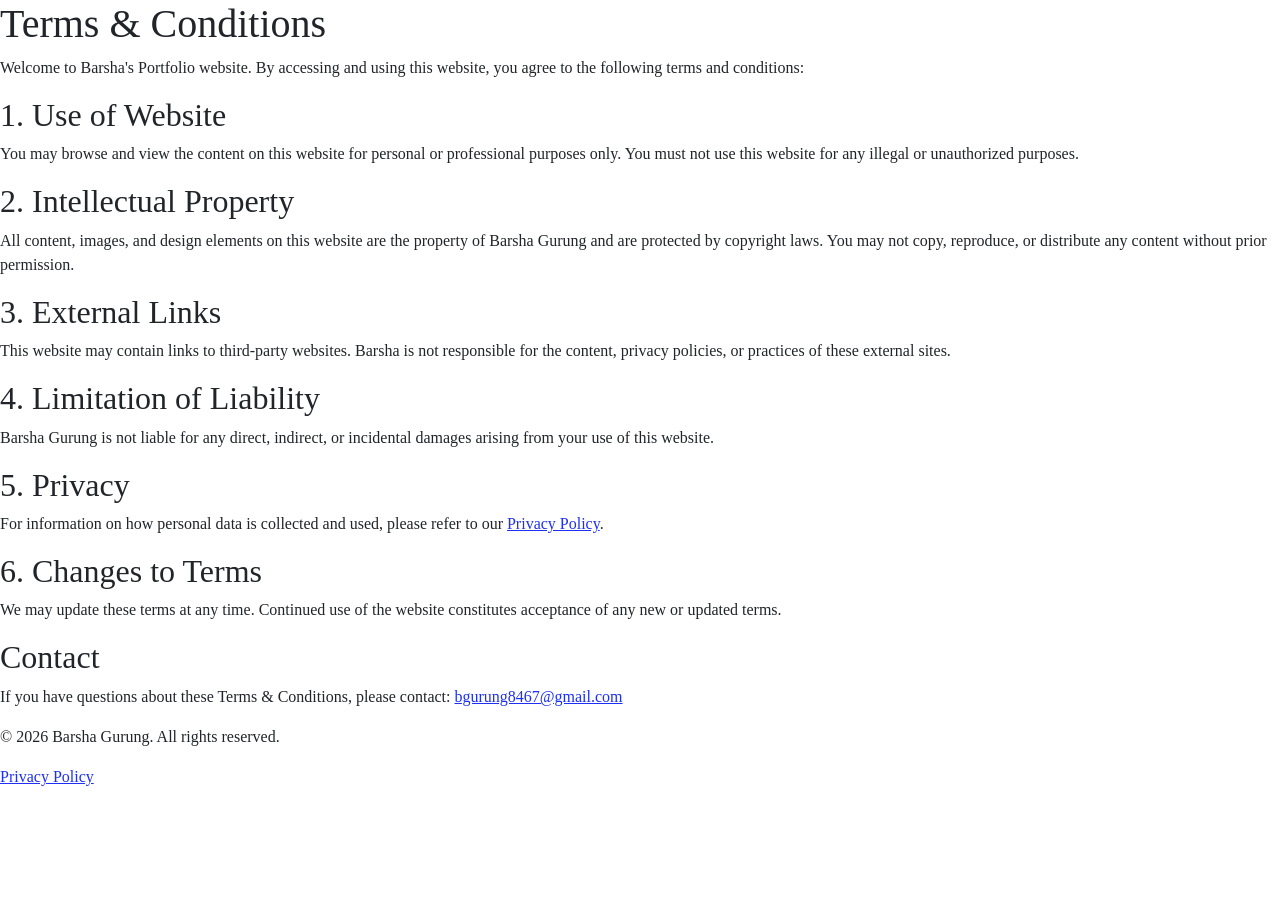
<file: terms.html>
<!doctype html>
<html lang="en">
  <head>
    <meta charset="UTF-8" />
    <meta name="viewport" content="width=device-width, initial-scale=1.0" />
    <title>Terms & Conditions - Barsha Portfolio</title>
    <link href="styles.css" rel="stylesheet" />
  </head>
  <body>
    <header>
      <h1>Terms & Conditions</h1>
    </header>

    <main>
      <section>
        <p>
          Welcome to Barsha's Portfolio website. By accessing and using this
          website, you agree to the following terms and conditions:
        </p>

        <h2>1. Use of Website</h2>
        <p>
          You may browse and view the content on this website for personal or
          professional purposes only. You must not use this website for any
          illegal or unauthorized purposes.
        </p>

        <h2>2. Intellectual Property</h2>
        <p>
          All content, images, and design elements on this website are the
          property of Barsha Gurung and are protected by copyright laws. You may
          not copy, reproduce, or distribute any content without prior
          permission.
        </p>

        <h2>3. External Links</h2>
        <p>
          This website may contain links to third-party websites. Barsha is not
          responsible for the content, privacy policies, or practices of these
          external sites.
        </p>

        <h2>4. Limitation of Liability</h2>
        <p>
          Barsha Gurung is not liable for any direct, indirect, or incidental
          damages arising from your use of this website.
        </p>

        <h2>5. Privacy</h2>
        <p>
          For information on how personal data is collected and used, please
          refer to our <a href="privacy.html">Privacy Policy</a>.
        </p>

        <h2>6. Changes to Terms</h2>
        <p>
          We may update these terms at any time. Continued use of the website
          constitutes acceptance of any new or updated terms.
        </p>

        <h2>Contact</h2>
        <p>
          If you have questions about these Terms & Conditions, please contact:
          <a href="mailto:bgurung8467@gmail.com">bgurung8467@gmail.com</a>
        </p>
      </section>
    </main>

    <footer>
      <p>&copy; 2026 Barsha Gurung. All rights reserved.</p>
      <a href="privacy.html">Privacy Policy</a>
    </footer>
  </body>
</html>
</file>
